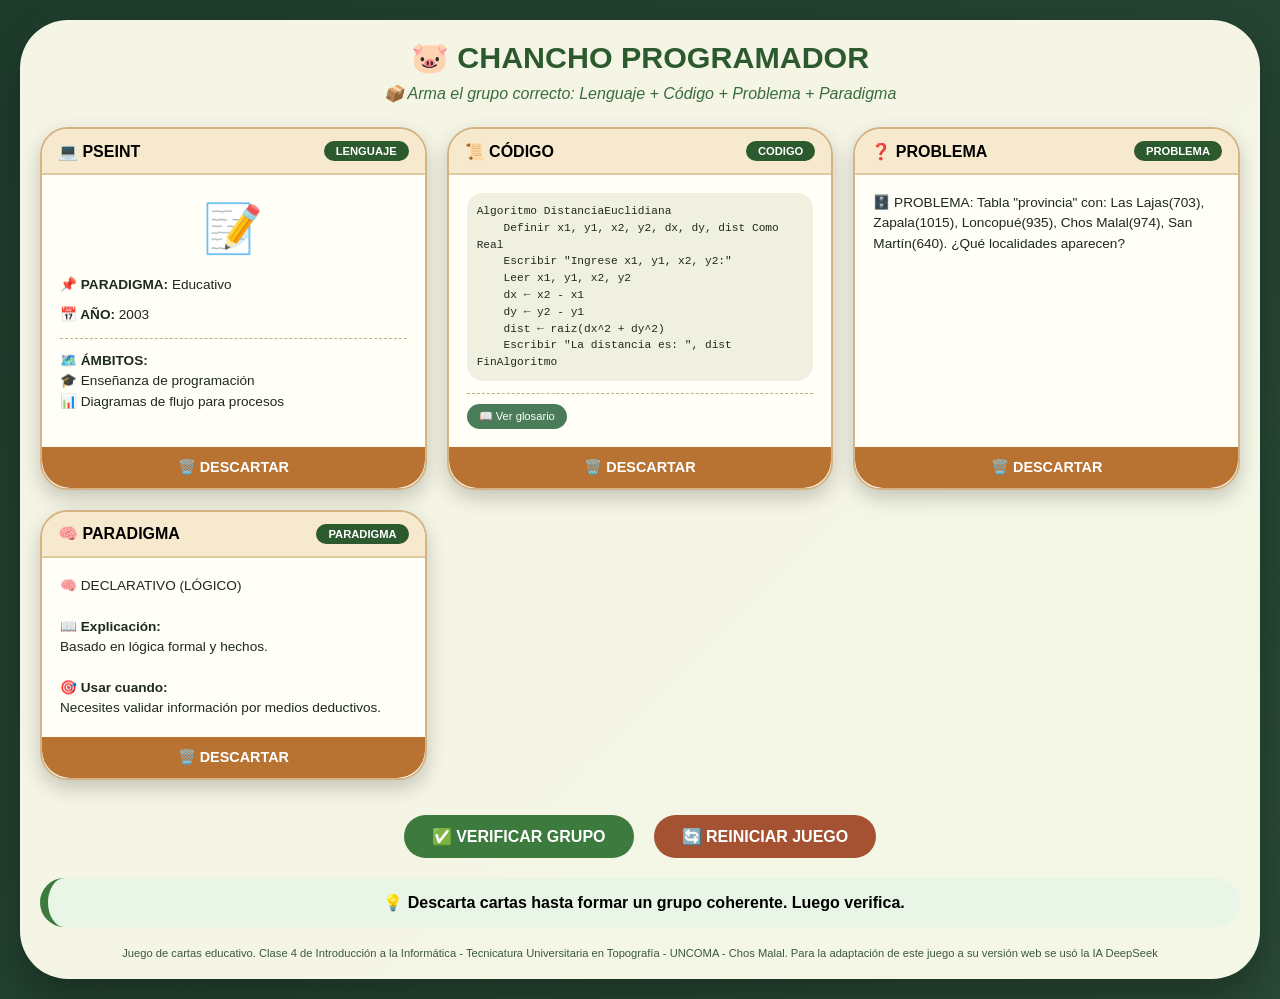
<file: chanchoProgramador.html>
<!DOCTYPE html>
<html lang="es">
<head>
    <meta charset="UTF-8">
    <meta name="viewport" content="width=device-width, initial-scale=1.0, user-scalable=yes">
    <title>Juego de Correspondencia: Lenguajes y Paradigmas</title>
    <style>
        * {
            box-sizing: border-box;
        }

        body {
            font-family: 'Segoe UI', Tahoma, Geneva, Verdana, sans-serif;
            background: linear-gradient(135deg, #1e3c2c 0%, #2a4a35 100%);
            margin: 0;
            padding: 20px;
            min-height: 100vh;
            display: flex;
            justify-content: center;
            align-items: center;
        }

        .game-container {
            max-width: 1400px;
            width: 100%;
            background: rgba(255,255,240,0.95);
            border-radius: 48px;
            box-shadow: 0 20px 40px rgba(0,0,0,0.3);
            padding: 20px;
        }

        h1 {
            text-align: center;
            color: #2c5a2e;
            margin: 0 0 8px 0;
            font-size: 1.9rem;
        }

        .sub {
            text-align: center;
            color: #3a6b3f;
            margin-bottom: 24px;
            font-style: italic;
        }

        .cards-grid {
            display: grid;
            grid-template-columns: repeat(auto-fit, minmax(320px, 1fr));
            gap: 20px;
            margin-bottom: 35px;
        }

        .card {
            background: white;
            border-radius: 28px;
            box-shadow: 0 8px 20px rgba(0,0,0,0.2);
            overflow: hidden;
            display: flex;
            flex-direction: column;
            border: 2px solid #d4b483;
        }

        .card-header {
            background: #f7e9cd;
            padding: 12px 16px;
            font-weight: bold;
            font-size: 1rem;
            border-bottom: 2px solid #e0c8a0;
            display: flex;
            justify-content: space-between;
            align-items: center;
        }

        .tipo-badge {
            background: #2c5a2e;
            color: white;
            border-radius: 60px;
            padding: 4px 12px;
            font-size: 0.7rem;
        }

        .card-content {
            padding: 18px;
            flex-grow: 1;
            background: #fffef7;
            font-size: 0.85rem;
            line-height: 1.5;
            color: #1e2a1c;
            max-height: 420px;
            overflow-y: auto;
        }

        .card-content pre {
            background: #f0f0e0;
            padding: 10px;
            border-radius: 16px;
            overflow-x: auto;
            font-size: 0.7rem;
            font-family: 'Courier New', monospace;
            margin: 0 0 10px 0;
            white-space: pre-wrap;
            word-wrap: break-word;
        }

        .codigo-img {
            max-width: 100%;
            border-radius: 16px;
            border: 1px solid #ccc;
        }

        .info-line {
            margin: 10px 0;
        }

        .separador {
            border-top: 1px dashed #c0b080;
            margin: 12px 0;
        }

        .glosario-container {
            margin-top: 12px;
            border-top: 1px dashed #c0b080;
            padding-top: 10px;
        }

        .btn-glosario {
            background-color: #4a7c59;
            color: white;
            border: none;
            padding: 6px 12px;
            border-radius: 20px;
            font-size: 0.7rem;
            cursor: pointer;
        }

        .glosario-texto {
            background: #f5f0e0;
            padding: 10px;
            border-radius: 16px;
            font-size: 0.75rem;
            margin-top: 8px;
            display: none;
            border-left: 4px solid #4a7c59;
        }

        .glosario-texto.mostrar {
            display: block;
        }

        .btn-descartar {
            background-color: #b87333;
            color: white;
            border: none;
            padding: 12px;
            font-weight: bold;
            cursor: pointer;
            width: 100%;
            font-size: 0.9rem;
            border-radius: 0 0 28px 28px;
        }

        .btn-descartar:hover {
            background-color: #9b5e2c;
        }

        .control-panel {
            display: flex;
            justify-content: center;
            gap: 20px;
            flex-wrap: wrap;
            margin: 20px 0;
        }

        .control-panel button {
            background: #3c7a3e;
            color: white;
            border: none;
            padding: 12px 28px;
            border-radius: 60px;
            font-weight: bold;
            font-size: 1rem;
            cursor: pointer;
        }

        .control-panel button:hover {
            background: #2a5e2c;
        }

        .reset-btn {
            background: #a55233 !important;
        }

        .mensaje-area {
            background: #e9f5e6;
            border-radius: 40px;
            padding: 15px 20px;
            text-align: center;
            font-weight: bold;
            margin-top: 20px;
            border-left: 8px solid #3c7a3e;
        }

        .exito {
            background: #c8e6c0;
            border-left-color: #2e7d32;
            color: #1e4a1c;
        }

        .error {
            background: #ffe1de;
            border-left-color: #c23b22;
            color: #8b2c1a;
        }

        .codigo-verif {
            font-family: monospace;
            background: #2d2d2d;
            padding: 8px 16px;
            display: inline-block;
            border-radius: 60px;
            color: #f5f5dc;
            margin-top: 10px;
        }

        footer {
            font-size: 0.7rem;
            text-align: center;
            margin-top: 20px;
            color: #3b5a3a;
        }
    </style>
</head>
<body>
<div class="game-container">
    <h1>🐷 CHANCHO PROGRAMADOR</h1>
    <div class="sub">📦 Arma el grupo correcto: Lenguaje + Código + Problema + Paradigma</div>

    <div class="cards-grid" id="cardsGrid"></div>

    <div class="control-panel">
        <button id="verificarBtn">✅ VERIFICAR GRUPO</button>
        <button id="resetBtn" class="reset-btn">🔄 REINICIAR JUEGO</button>
    </div>

    <div id="mensaje" class="mensaje-area">
        💡 Descarta cartas hasta formar un grupo coherente. Luego verifica.
    </div>
    <footer>Juego de cartas educativo. Clase 4 de Introducción a la Informática - Tecnicatura Universitaria en Topografía - UNCOMA - Chos Malal. Para la adaptación de este juego a su versión web se usó la IA DeepSeek</footer>
</div>

<script>
    // ======================== GLOSARIOS ========================
    const GLOSARIOS = {
        "BASIC": "📖 GLOSARIO BASIC:<br><br>• CLS → Limpia la pantalla<br>• PRINT → Muestra texto<br>• INPUT → Pide un valor al usuario<br>• INT() → Redondea hacia abajo<br>• ; → concatena en pantalla",
        "PSEINT": "📖 GLOSARIO PSEINT:<br><br>• Algoritmo → Inicia el algoritmo<br>• Definir → Declara variables<br>• Leer → Entrada de datos<br>• Escribir → Salida de datos<br>• ← → Asignación<br>• ^ → Potencia<br>• FinAlgoritmo → Final",
        "FORTRAN": "📖 GLOSARIO FORTRAN:<br><br>• REAL → Variable decimal<br>• SIN(), COS() → Funciones trigonométricas (radianes)<br>• ** → Eleva al cuadrado<br>• PRINT *, → Muestra en pantalla<br>• READ *, → Lee entrada",
        "SQL": "📖 GLOSARIO SQL:<br><br>• SELECT → Elige columnas<br>• FROM → Tabla origen<br>• WHERE → Filtra filas<br>• BETWEEN... AND... → Rango inclusivo",
        "PROLOG": "📖 GLOSARIO PROLOG:<br><br>• :- → 'si' (define regla)<br>• , → 'y' (conjunción)<br>• is → Evaluación matemática",
        "SCRATCH": "📖 GLOSARIO SCRATCH:<br><br>• por siempre → Bucle infinito<br>• si → Condicional<br>• tecla presionada? → Sensor<br>• cambiar x/y → Movimiento",
        "SMALLTALK": "📖 GLOSARIO SMALLTALK:<br><br>• := → Asignación<br>• ^ → Retorna<br>• ifTrue:ifFalse: → Condicional<br>• printString → Número a texto",
        "JAVA": "📖 GLOSARIO JAVA:<br><br>• class → Plantilla de objetos<br>• private → Solo visible dentro de la clase<br>• public → Visible desde cualquier clase<br>• this. → Atributo del objeto actual<br>• return → Devuelve un valor"
    };

    // ======================== ÁMBITOS REALES ========================
    const AMBITOS = {
        "BASIC": "🎓 Educación<br>🖥️ Primeros microordenadores",
        "PSEINT": "🎓 Enseñanza de programación<br>📊 Diagramas de flujo para procesos",
        "FORTRAN": "🔬 Cálculo científico e ingenieril<br>📈 Simulaciones numéricas<br>🏆 Primer lenguaje de alto nivel para ingeniería",
        "SQL": "🗄️ Gestión de bases de datos<br>🏛️ Consultas a catastro",
        "PROLOG": "🤖 Inteligencia Artificial<br>🧠 Reglas de inferencia deductiva",
        "SCRATCH": "🧩 Programación en bloques<br>🤖 Robótica inicial",
        "SMALLTALK": "🎓 Entornos educativos<br>🎬 Primeras simulaciones de objetos",
        "JAVA": "🏢 Aplicaciones empresariales<br>📱 Android"
    };

    // ======================== DATOS DE LENGUAJES ========================
    const LENGUAJES = [
        { nombre: "BASIC", grupoId: "BASIC", anio: "1964", paradigma: "Imperativo (Procedimental)", icono: "💾" },
        { nombre: "PSEINT", grupoId: "PSEINT", anio: "2003", paradigma: "Educativo", icono: "📝" },
        { nombre: "FORTRAN", grupoId: "FORTRAN", anio: "1957", paradigma: "Imperativo (Procedimental)", icono: "🔢" },
        { nombre: "SQL", grupoId: "SQL", anio: "1974", paradigma: "Declarativo", icono: "🗃️" },
        { nombre: "PROLOG", grupoId: "PROLOG", anio: "1972", paradigma: "Declarativo (Lógico)", icono: "🧩" },
        { nombre: "SCRATCH", grupoId: "SCRATCH", anio: "2012", paradigma: "Educativo", icono: "🐱" },
        { nombre: "SMALLTALK", grupoId: "SMALLTALK", anio: "1972", paradigma: "Orientado a Objetos", icono: "💬" },
        { nombre: "JAVA", grupoId: "JAVA", anio: "1995", paradigma: "Orientado a Objetos", icono: "☕" }
    ];

    const PARADIGMA_POR_GRUPO = {
        "BASIC": "Imperativo (Procedimental)",
        "PSEINT": "Educativo",
        "FORTRAN": "Imperativo (Procedimental)",
        "SQL": "Declarativo",
        "PROLOG": "Declarativo (Lógico)",
        "SCRATCH": "Educativo",
        "SMALLTALK": "Orientado a Objetos",
        "JAVA": "Orientado a Objetos"
    };

    // ======================== CÓDIGOS Y PROBLEMAS ========================
    function getCodigoYProblema(grupoId) {
        const mapping = {
            "BASIC": {
                codigo: `10 CLS
20 PRINT "CONVERSOR DE METROS A PIES Y PULGADAS"
30 INPUT "INGRESE METROS: "; M
40 PIES_POR_METRO = 3.28084
50 PIES_TOTALES = M * PIES_POR_METRO
60 PIES_ENTEROS = INT(PIES_TOTALES)
70 PULGADAS = (PIES_TOTALES - PIES_ENTEROS) * 12
80 PRINT M; " METROS = ";
90 PRINT PIES_ENTEROS; " PIES Y ";
100 PRINT INT(PULGADAS + 0.5); " PULGADAS"
110 END`,
                problema: `📌 PROBLEMA: Se ingresa METROS = 2. ¿Cuántos pies y pulgadas son? (1 metro = 3.28084 pies, 1 pie = 12 pulgadas)`
            },
            "PSEINT": {
                codigo: `Algoritmo DistanciaEuclidiana
    Definir x1, y1, x2, y2, dx, dy, dist Como Real
    Escribir "Ingrese x1, y1, x2, y2:"
    Leer x1, y1, x2, y2
    dx ← x2 - x1
    dy ← y2 - y1
    dist ← raiz(dx^2 + dy^2)
    Escribir "La distancia es: ", dist
FinAlgoritmo`,
                problema: `📍 PROBLEMA: Calcular distancia entre dos puntos. Fórmula: raiz((x2-x1)^2 + (y2-y1)^2).<br><br>Datos: Punto A (3,4), Punto B (6,8)`
            },
            "FORTRAN": {
                codigo: `PROGRAM IDENTIDAD
REAL ANGULO, SENO, COSENO, SUMA
REAL PI
PI = 3.14159
PRINT *, 'INGRESE UN ANGULO EN GRADOS:'
READ *, ANGULO
ANGULO = ANGULO * PI / 180.0
SENO = SIN(ANGULO)
COSENO = COS(ANGULO)
SUMA = SENO**2 + COSENO**2
PRINT *, 'SENO:', SENO
PRINT *, 'COSENO:', COSENO
PRINT *, 'SENO^2 + COSENO^2 =', SUMA
END`,
                problema: `🔢 PROBLEMA: Se ingresa ANGULO = 90°. ¿Qué valores se muestran para SENO, COSENO y SUMA?`
            },
            "SQL": {
                codigo: `SELECT localidad, altura
FROM provincia
WHERE altura BETWEEN 800 AND 1000;`,
                problema: `🗄️ PROBLEMA: Tabla "provincia" con: Las Lajas(703), Zapala(1015), Loncopué(935), Chos Malal(974), San Martín(640). ¿Qué localidades aparecen?`
            },
            "PROLOG": {
                codigo: `masa(auto, 1200).
aceleracion(auto, 2.5).
velocidad_inicial(auto, 0).
tiempo(auto, 8).

calcular_fuerza(Objeto, F) :-
    masa(Objeto, M),
    aceleracion(Objeto, A),
    F is M * A.

velocidad_final(Objeto, Vf) :-
    velocidad_inicial(Objeto, Vi),
    aceleracion(Objeto, A),
    tiempo(Objeto, T),
    Vf is Vi + (A * T).`,
                problema: `⚙️ PROBLEMA: masa=1200kg, a=2.5 m/s², Vi=0, t=8s.<br><br>1. ¿Fuerza? 2. ¿Velocidad final? 3. ¿Distancia recorrida?`
            },
            "SCRATCH": {
                codigo: "imagen",
                imagenCodigo: "https://i.pinimg.com/736x/c8/f3/67/c8f367a6b52aea66472cdbda28682bd6.jpg",
                problema: `🎮 PROBLEMA: Permitir mover un personaje con las teclas W (arriba), S (abajo), A (izquierda), D (derecha).`
            },
            "SMALLTALK": {
                codigo: `Object subclass: #Maceta
    instanceVariableNames: 'nombre humedad capacidad'

inicializarConNombre: unNombre capacidad: unaCapacidad
    nombre := unNombre.
    capacidad := unaCapacidad.
    humedad := 0.

regar: cantidad
    (humedad + cantidad) <= capacidad
        ifTrue: [ humedad := humedad + cantidad ].

pasarDia
    humedad := humedad - 5.
    (humedad < 0) ifTrue: [ humedad := 0 ].

necesitaRiego
    ^ humedad < 20`,
                problema: `🌱 PROBLEMA: Maceta 'Albahaca' capacidad 100.<br><br>1. regar 30<br>2. pasarDia<br>3. regar 80<br>4. pasarDia<br>5. pasarDia<br><br>a) ¿Humedad paso1? b) ¿Humedad paso3? c) ¿necesitaRiego?`
            },
            "JAVA": {
                codigo: `class Contenedor {
    private String id;
    private double latitud, longitud;
    private int nivelLlenado;

    public void actualizarUbicacion(double nuevaLat, double nuevaLon) {
        this.latitud = nuevaLat;
        this.longitud = nuevaLon;
    }

    public boolean necesitaRecoleccion() {
        return nivelLlenado > 80;
    }

    public String reportarEstado() {
        return "Contenedor " + id + " en (" + latitud + "," + longitud + 
               ") con " + nivelLlenado + "% de carga";
    }
}`,
                problema: `🗑️ PROBLEMA: Contenedor C-001, lat=-34.6037, lon=-58.3816, nivel=50.<br><br>Se ejecuta: actualizarUbicacion(-34.6050, -58.3820) y llenar(40)<br><br>1. ¿Nuevas coordenadas?<br>2. ¿necesitaRecoleccion()?<br>3. ¿Qué dice reportarEstado()?`
            }
        };
        return mapping[grupoId];
    }

    // ======================== TARJETAS PARADIGMA ========================
    function getTarjetasParadigma() {
        return [
            { tipo_correcto: "Imperativo (Procedimental)", texto: "🧠 IMPERATIVO (PROCEDIMENTAL)<br><br>📖 <strong>Explicación:</strong><br>Describe paso a paso CÓMO hacer algo. Secuencia de comandos que modifican el estado del programa.<br><br>🎯 <strong>Usar cuando:</strong><br>Necesites control exacto de hardware o secuencias rígidas." },
            { tipo_correcto: "Imperativo (Procedimental)", texto: "🧠 IMPERATIVO (PROCEDIMENTAL)<br><br>📖 <strong>Explicación:</strong><br>Algoritmo como lista de instrucciones que se ejecutan en orden.<br><br>🎯 <strong>Usar cuando:</strong><br>Resuelvas problemas lineales sin abstracciones complejas." },
            { tipo_correcto: "Declarativo", texto: "🧠 DECLARATIVO<br><br>📖 <strong>Explicación:</strong><br>Describes QUÉ quieres obtener, no cómo.<br><br>🎯 <strong>Usar cuando:</strong><br>Hagas consultas a bases de datos." },
            { tipo_correcto: "Declarativo (Lógico)", texto: "🧠 DECLARATIVO (LÓGICO)<br><br>📖 <strong>Explicación:</strong><br>Basado en lógica formal y hechos.<br><br>🎯 <strong>Usar cuando:</strong><br>Necesites validar información por medios deductivos." },
            { tipo_correcto: "Educativo", texto: "🧠 EDUCATIVO<br><br>📖 <strong>Explicación:</strong><br>Prioriza la comprensión mediante herramientas visuales o lenguaje natural.<br><br>🎯 <strong>Cuándo usarlo:</strong><br>Introducir programación a principiantes, sin errores de sintaxis." },
            { tipo_correcto: "Educativo", texto: "🧠 EDUCATIVO<br><br>📖 <strong>Explicación:</strong><br>Elimina complejidad sintáctica para enfocarse en la lógica.<br><br>🎯 <strong>Cuándo usarlo:</strong><br>Programación en bloques, robótica inicial, pensamiento computacional." },
            { tipo_correcto: "Orientado a Objetos", texto: "🧠 ORIENTADO A OBJETOS<br><br>📖 <strong>Explicación:</strong><br>Todo es un objeto con atributos y comportamientos. Herencia y polimorfismo.<br><br>🎯 <strong>Usar cuando:</strong><br>Modeles entidades del mundo real (ej: administrar riego de una maceta)." },
            { tipo_correcto: "Orientado a Objetos", texto: "🧠 ORIENTADO A OBJETOS<br><br>📖 <strong>Explicación:</strong><br>Reutilización de código entre objetos relacionados.<br><br>🎯 <strong>Usar cuando:</strong><br>Gestionar distribución y movimiento de contenedores." }
        ];
    }

    // ======================== CONSTRUIR CARTAS ========================
    let todasLasCartas = [];

    function construirCartas() {
        let cartas = [];
        let id = 1;

        // Lenguajes
        for (let lang of LENGUAJES) {
            const ambitosTexto = AMBITOS[lang.nombre] || "Ámbitos no especificados";
            
            cartas.push({
                id: id++,
                tipo: "LENGUAJE",
                titulo: `💻 ${lang.nombre}`,
                contenido: `<div style="font-size:3rem; text-align:center;">${lang.icono}</div>
                           <div class="info-line"><strong>📌 PARADIGMA:</strong> ${lang.paradigma}</div>
                           <div class="info-line"><strong>📅 AÑO:</strong> ${lang.anio}</div>
                           <div class="separador"></div>
                           <div class="info-line"><strong>🗺️ ÁMBITOS:</strong><br>${ambitosTexto}</div>`,
                grupoId: lang.grupoId
            });
        }

        // Códigos y Problemas
        for (let lang of LENGUAJES) {
            const data = getCodigoYProblema(lang.grupoId);
            
            let codigoHTML = '';
            if (data.imagenCodigo) {
                codigoHTML = `<img class="codigo-img" src="${data.imagenCodigo}" alt="Código" style="max-width:100%; border-radius:12px;">`;
            } else {
                codigoHTML = `<pre>${data.codigo}</pre>`;
            }
            
            cartas.push({
                id: id++,
                tipo: "CODIGO",
                titulo: `📜 CÓDIGO`,
                contenido: codigoHTML,
                grupoId: lang.grupoId,
                glosario: GLOSARIOS[lang.grupoId] || "Glosario no disponible"
            });
            
            cartas.push({
                id: id++,
                tipo: "PROBLEMA",
                titulo: `❓ PROBLEMA`,
                contenido: data.problema,
                grupoId: lang.grupoId
            });
        }

        // Paradigmas
        const paradigmas = getTarjetasParadigma();
        for (let p of paradigmas) {
            cartas.push({
                id: id++,
                tipo: "PARADIGMA",
                titulo: `🧠 PARADIGMA`,
                contenido: p.texto,
                tipoCorrecto: p.tipo_correcto,
                grupoId: null
            });
        }

        return cartas;
    }

    todasLasCartas = construirCartas();

    function shuffleArray(arr) {
        for (let i = arr.length - 1; i > 0; i--) {
            const j = Math.floor(Math.random() * (i + 1));
            [arr[i], arr[j]] = [arr[j], arr[i]];
        }
        return arr;
    }

    let manoActual = [];

    function generarManoInicial() {
        const lenguajes = shuffleArray([...todasLasCartas.filter(c => c.tipo === "LENGUAJE")]);
        const codigos = shuffleArray([...todasLasCartas.filter(c => c.tipo === "CODIGO")]);
        const problemas = shuffleArray([...todasLasCartas.filter(c => c.tipo === "PROBLEMA")]);
        const paradigmas = shuffleArray([...todasLasCartas.filter(c => c.tipo === "PARADIGMA")]);
        return [lenguajes[0], codigos[0], problemas[0], paradigmas[0]];
    }

    function descartarCarta(indice) {
        const descartada = manoActual[indice];
        const mismoTipo = manoActual.filter(c => c.tipo === descartada.tipo).map(c => c.id);
        let disponibles = todasLasCartas.filter(c => c.tipo === descartada.tipo && !mismoTipo.includes(c.id));
        if (disponibles.length === 0) disponibles = todasLasCartas.filter(c => c.tipo === descartada.tipo);
        manoActual[indice] = shuffleArray([...disponibles])[0];
        renderizarCartas();
        document.getElementById("mensaje").innerHTML = "🔄 Carta descartada. ¡Sigue combinando!";
        document.getElementById("mensaje").className = "mensaje-area";
    }

    function verificarGrupo() {
        const lenguaje = manoActual.find(c => c.tipo === "LENGUAJE");
        const codigo = manoActual.find(c => c.tipo === "CODIGO");
        const problema = manoActual.find(c => c.tipo === "PROBLEMA");
        const paradigma = manoActual.find(c => c.tipo === "PARADIGMA");

        if (!lenguaje || !codigo || !problema || !paradigma) {
            mostrarMensaje("Faltan cartas", "error");
            return;
        }

        const ok = (lenguaje.grupoId === codigo.grupoId && 
                    codigo.grupoId === problema.grupoId &&
                    paradigma.tipoCorrecto === PARADIGMA_POR_GRUPO[lenguaje.grupoId]);

        if (ok) {
            const codigoVerif = `OK-${lenguaje.grupoId}-${Date.now().toString().slice(-6)}`;
            mostrarMensaje(`🎉 ¡CORRECTO! Grupo: ${lenguaje.grupoId}<br><div class="codigo-verif">${codigoVerif}</div>`, "exito");
        } else {
            mostrarMensaje(`❌ No coinciden. Revisa que lenguaje, código, problema y paradigma sean del mismo caso.`, "error");
        }
    }

    function mostrarMensaje(texto, tipo) {
        const div = document.getElementById("mensaje");
        div.innerHTML = texto;
        div.className = `mensaje-area ${tipo === "exito" ? "exito" : (tipo === "error" ? "error" : "")}`;
    }

    function reiniciarJuego() {
        manoActual = generarManoInicial();
        renderizarCartas();
        mostrarMensaje("🃏 Juego reiniciado. Nuevas cartas aleatorias.", "");
    }

    function toggleGlosario(btn, glosarioDiv) {
        if (glosarioDiv.classList.contains("mostrar")) {
            glosarioDiv.classList.remove("mostrar");
            btn.textContent = "📖 Ver glosario";
        } else {
            glosarioDiv.classList.add("mostrar");
            btn.textContent = "📕 Ocultar glosario";
        }
    }

    function renderizarCartas() {
        const grid = document.getElementById("cardsGrid");
        grid.innerHTML = "";
        
        for (let i = 0; i < manoActual.length; i++) {
            const carta = manoActual[i];
            const card = document.createElement("div");
            card.className = "card";
            
            let contenido = `<div class="card-content">${carta.contenido}`;
            
            if (carta.tipo === "CODIGO" && carta.glosario) {
                const glosarioId = `g-${i}-${Date.now()}`;
                contenido += `
                    <div class="glosario-container">
                        <button class="btn-glosario" data-glosario="${glosarioId}">📖 Ver glosario</button>
                        <div id="${glosarioId}" class="glosario-texto">${carta.glosario}</div>
                    </div>
                `;
            }
            
            contenido += `</div>`;
            card.innerHTML = `
                <div class="card-header">
                    <span>${carta.titulo}</span>
                    <span class="tipo-badge">${carta.tipo}</span>
                </div>
                ${contenido}
                <button class="btn-descartar" data-index="${i}">🗑️ DESCARTAR</button>
            `;
            grid.appendChild(card);
        }
        
        document.querySelectorAll(".btn-descartar").forEach(btn => {
            btn.addEventListener("click", (e) => {
                const idx = parseInt(btn.getAttribute("data-index"));
                descartarCarta(idx);
            });
        });
        
        document.querySelectorAll(".btn-glosario").forEach(btn => {
            btn.addEventListener("click", (e) => {
                e.stopPropagation();
                const id = btn.getAttribute("data-glosario");
                const div = document.getElementById(id);
                toggleGlosario(btn, div);
            });
        });
    }

    // Iniciar juego
    manoActual = generarManoInicial();
    renderizarCartas();
    document.getElementById("verificarBtn").addEventListener("click", verificarGrupo);
    document.getElementById("resetBtn").addEventListener("click", reiniciarJuego);
</script>
</body>
</html>
</file>
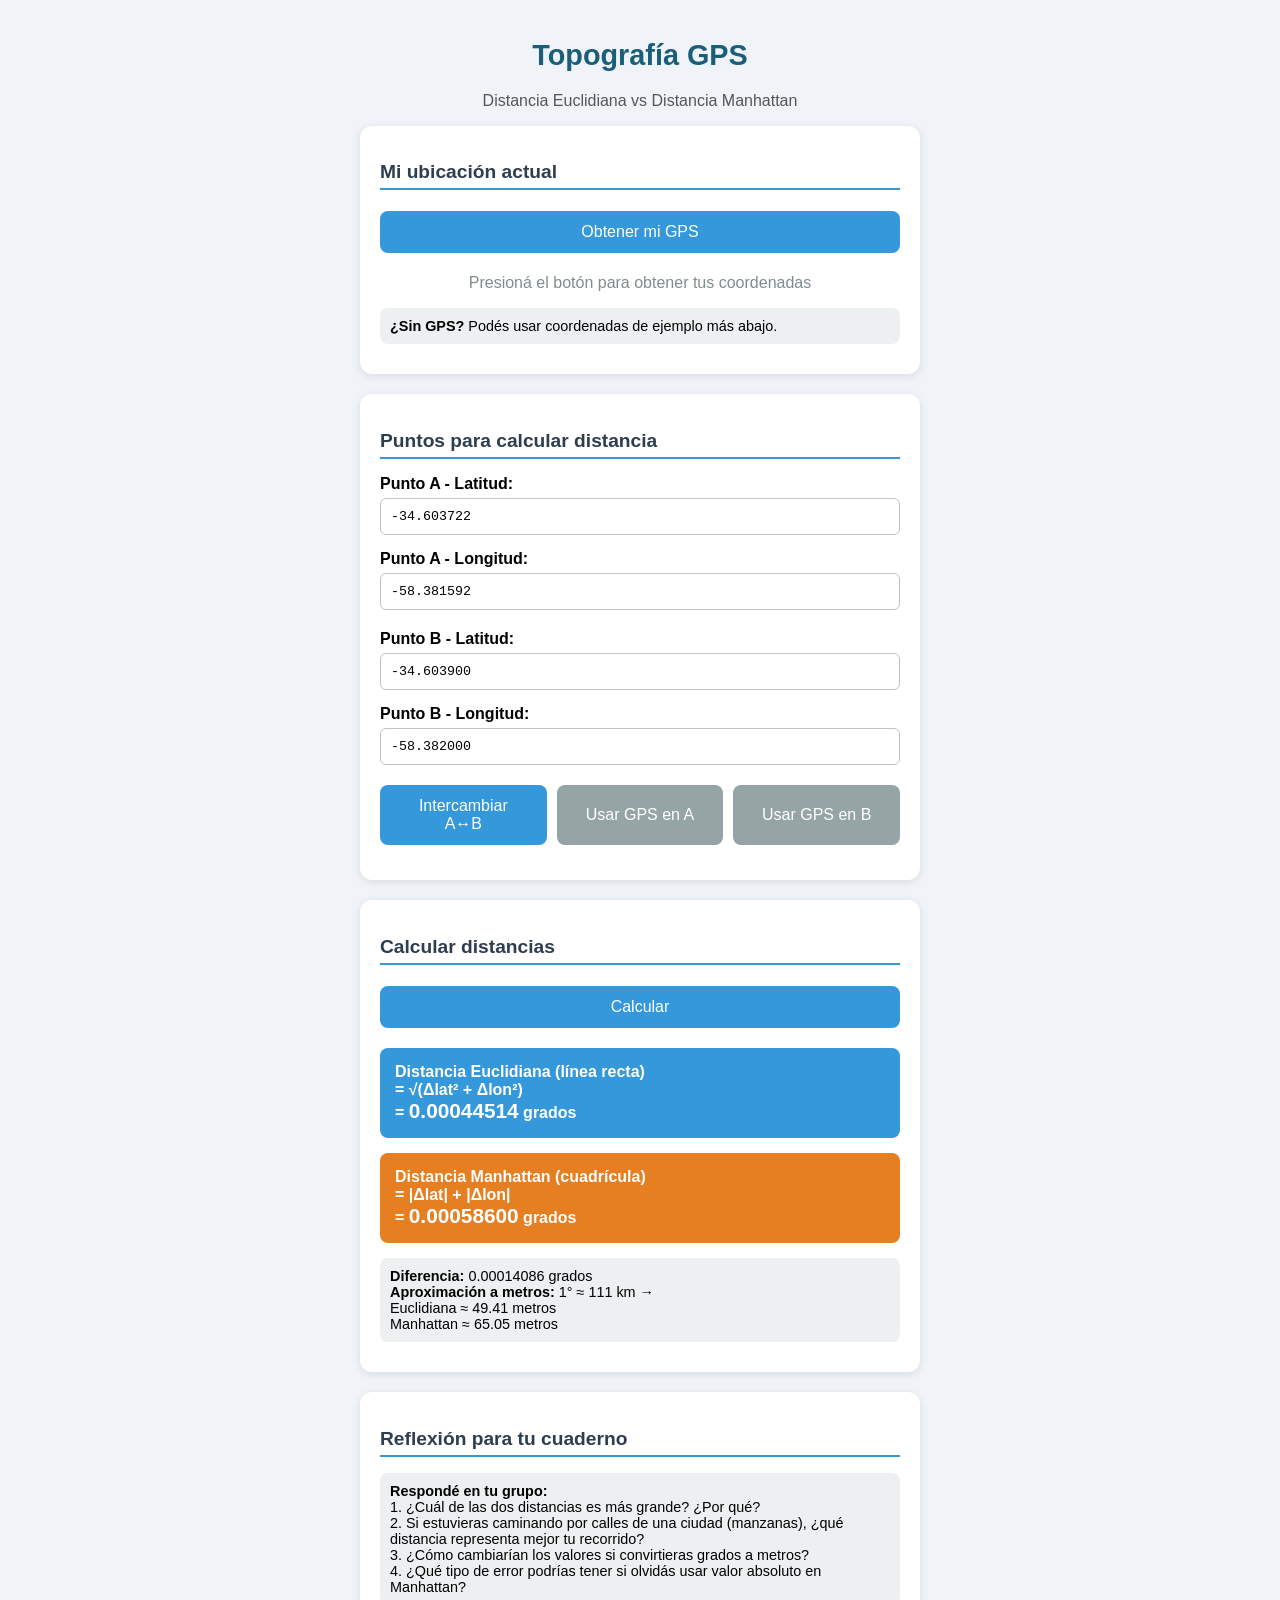
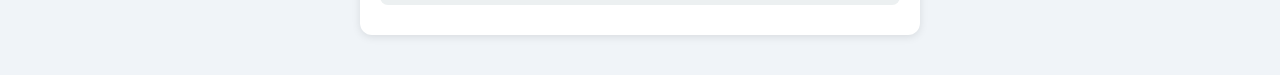
<file: distanciaManhattan.html>
<!DOCTYPE html>
<html lang="es">
<head>
    <meta charset="UTF-8">
    <meta name="viewport" content="width=device-width, initial-scale=1.0, user-scalable=yes">
    <title>GPS Topográfica - Distancias Euclidiana y Manhattan</title>
    <style>
        * {
            box-sizing: border-box;
        }
        body {
            font-family: 'Segoe UI', Tahoma, Geneva, Verdana, sans-serif;
            max-width: 600px;
            margin: 0 auto;
            padding: 20px;
            background: #f0f4f8;
        }
        h1 {
            color: #1a5f7a;
            text-align: center;
            font-size: 1.8em;
        }
        h2 {
            color: #2c3e50;
            font-size: 1.2em;
            border-bottom: 2px solid #3498db;
            padding-bottom: 5px;
        }
        .card {
            background: white;
            border-radius: 12px;
            padding: 20px;
            margin-bottom: 20px;
            box-shadow: 0 2px 8px rgba(0,0,0,0.1);
        }
        .coordenada {
            font-family: 'Courier New', monospace;
            font-size: 1.3em;
            font-weight: bold;
            color: #2c3e50;
            background: #e8f0fe;
            padding: 10px;
            border-radius: 8px;
            margin: 10px 0;
        }
        .boton {
            background: #3498db;
            color: white;
            border: none;
            padding: 12px 20px;
            border-radius: 8px;
            font-size: 1em;
            cursor: pointer;
            width: 100%;
            margin: 5px 0;
        }
        .boton:hover {
            background: #2980b9;
        }
        .boton-secundario {
            background: #95a5a6;
        }
        .resultado {
            background: #2ecc71;
            color: white;
            padding: 15px;
            border-radius: 8px;
            margin: 15px 0;
            font-weight: bold;
        }
        .error {
            background: #e74c3c;
            color: white;
            padding: 10px;
            border-radius: 8px;
            margin: 10px 0;
        }
        .info {
            background: #ecf0f1;
            padding: 10px;
            border-radius: 8px;
            font-size: 0.9em;
            margin: 10px 0;
        }
        input {
            width: 100%;
            padding: 10px;
            margin: 5px 0;
            border: 1px solid #bdc3c7;
            border-radius: 6px;
            font-family: monospace;
        }
        label {
            font-weight: bold;
            margin-top: 10px;
            display: block;
        }
        .grupoflex {
            display: flex;
            gap: 10px;
            margin: 10px 0;
        }
        .grupoflex button {
            flex: 1;
        }
        @media (max-width: 480px) {
            body { padding: 10px; }
            .coordenada { font-size: 1em; }
        }
    </style>
</head>
<body>

<h1>Topografía GPS</h1>
<p style="text-align: center; color: #555;">Distancia Euclidiana vs Distancia Manhattan</p>

<!-- Panel de GPS actual -->
<div class="card">
    <h2>Mi ubicación actual</h2>
    <button class="boton" onclick="obtenerMiUbicacion()">Obtener mi GPS</button>
    <div id="miUbicacion">
        <p style="color: #7f8c8d; text-align: center;">Presioná el botón para obtener tus coordenadas</p>
    </div>
    <div class="info">
        <strong>¿Sin GPS?</strong> Podés usar coordenadas de ejemplo más abajo.
    </div>
</div>

<!-- Punto A y B -->
<div class="card">
    <h2>Puntos para calcular distancia</h2>
    
    <label>Punto A - Latitud:</label>
    <input type="text" id="latA" placeholder="Ej: -34.603722" value="-34.603722">
    <label>Punto A - Longitud:</label>
    <input type="text" id="lonA" placeholder="Ej: -58.381592" value="-58.381592">
    
    <label style="margin-top: 15px;">Punto B - Latitud:</label>
    <input type="text" id="latB" placeholder="Ej: -34.603900" value="-34.603900">
    <label>Punto B - Longitud:</label>
    <input type="text" id="lonB" placeholder="Ej: -58.382000" value="-58.382000">
    
    <div class="grupoflex">
        <button class="boton" onclick="intercambiarPuntos()">Intercambiar A↔B</button>
        <button class="boton boton-secundario" onclick="usarGPSenA()">Usar GPS en A</button>
        <button class="boton boton-secundario" onclick="usarGPSenB()">Usar GPS en B</button>
    </div>
</div>

<!-- Calcular distancias -->
<div class="card">
    <h2>Calcular distancias</h2>
    <button class="boton" onclick="calcularDistancias()">Calcular</button>
    
    <div id="resultados">
        <p style="color: #7f8c8d; text-align: center;">Presioná "Calcular" para ver los resultados</p>
    </div>
</div>

<!-- Actividad didáctica -->
<div class="card">
    <h2>Reflexión para tu cuaderno</h2>
    <div class="info">
        <strong>Respondé en tu grupo:</strong><br>
        1. ¿Cuál de las dos distancias es más grande? ¿Por qué?<br>
        2. Si estuvieras caminando por calles de una ciudad (manzanas), ¿qué distancia representa mejor tu recorrido?<br>
        3. ¿Cómo cambiarían los valores si convirtieras grados a metros?<br>
        4. ¿Qué tipo de error podrías tener si olvidás usar valor absoluto en Manhattan?
    </div>
</div>

<script>
    // Variables para guardar la última ubicación GPS
    let ultimaLat = null;
    let ultimaLon = null;

    // Obtener ubicación actual
    function obtenerMiUbicacion() {
        const divResultado = document.getElementById('miUbicacion');
        divResultado.innerHTML = '<p>Obteniendo ubicación... (pedile permiso al navegador)</p>';
        
        if (!navigator.geolocation) {
            divResultado.innerHTML = '<div class="error">Tu navegador no soporta geolocalización.</div>';
            return;
        }
        
        navigator.geolocation.getCurrentPosition(
            function(posicion) {
                const lat = posicion.coords.latitude;
                const lon = posicion.coords.longitude;
                const precision = posicion.coords.accuracy;
                ultimaLat = lat;
                ultimaLon = lon;
                
                divResultado.innerHTML = `
                    <div class="coordenada">
                        Latitud: ${lat.toFixed(6)}°<br>
                        Longitud: ${lon.toFixed(6)}°
                    </div>
                    <div class="info">
                        Precisión: ±${precision.toFixed(1)} metros<br>
                        Fuente: GPS + redes
                    </div>
                    <button class="boton boton-secundario" style="margin-top:10px;" onclick="copiarCoordenadas('${lat}', '${lon}')">
                        Copiar coordenadas al portapapeles
                    </button>
                `;
            },
            function(error) {
                let mensaje = "";
                switch(error.code) {
                    case 1:
                        mensaje = "Permiso denegado. Activá la ubicación en tu navegador.";
                        break;
                    case 2:
                        mensaje = "No se pudo obtener la ubicación (señal GPS débil).";
                        break;
                    case 3:
                        mensaje = "Tiempo de espera agotado. Intentá de nuevo.";
                        break;
                    default:
                        mensaje = "Error desconocido.";
                }
                divResultado.innerHTML = `<div class="error">${mensaje}</div>`;
            },
            { enableHighAccuracy: true, timeout: 15000, maximumAge: 0 }
        );
    }
    
    // Copiar coordenadas al portapapeles
    function copiarCoordenadas(lat, lon) {
        const texto = `${lat}, ${lon}`;
        navigator.clipboard.writeText(texto).then(() => {
            alert(`Coordenadas copiadas: ${texto}`);
        }).catch(() => {
            alert("No se pudo copiar automáticamente. Copialas manualmente.");
        });
    }
    
    // Usar GPS actual en punto A
    function usarGPSenA() {
        if (ultimaLat === null || ultimaLon === null) {
            alert("Primero obtené tu ubicación con 'Obtener mi GPS'");
            return;
        }
        document.getElementById('latA').value = ultimaLat.toFixed(6);
        document.getElementById('lonA').value = ultimaLon.toFixed(6);
        alert("Punto A actualizado con tu ubicación GPS");
    }
    
    // Usar GPS actual en punto B
    function usarGPSenB() {
        if (ultimaLat === null || ultimaLon === null) {
            alert("Primero obtené tu ubicación con 'Obtener mi GPS'");
            return;
        }
        document.getElementById('latB').value = ultimaLat.toFixed(6);
        document.getElementById('lonB').value = ultimaLon.toFixed(6);
        alert("Punto B actualizado con tu ubicación GPS");
    }
    
    // Intercambiar puntos A y B
    function intercambiarPuntos() {
        const latA = document.getElementById('latA').value;
        const lonA = document.getElementById('lonA').value;
        const latB = document.getElementById('latB').value;
        const lonB = document.getElementById('lonB').value;
        
        document.getElementById('latA').value = latB;
        document.getElementById('lonA').value = lonB;
        document.getElementById('latB').value = latA;
        document.getElementById('lonB').value = lonA;
        
        alert("Puntos intercambiados");
        calcularDistancias(); // auto-calcular
    }
    
    // Calcular ambas distancias
    function calcularDistancias() {
        let lat1 = parseFloat(document.getElementById('latA').value);
        let lon1 = parseFloat(document.getElementById('lonA').value);
        let lat2 = parseFloat(document.getElementById('latB').value);
        let lon2 = parseFloat(document.getElementById('lonB').value);
        
        // Validar entradas
        if (isNaN(lat1) || isNaN(lon1) || isNaN(lat2) || isNaN(lon2)) {
            document.getElementById('resultados').innerHTML = `
                <div class="error">
                    Ingresá números válidos en las coordenadas.
                </div>
            `;
            return;
        }
        
        // Distancia Euclidiana
        const difLat = lat2 - lat1;
        const difLon = lon2 - lon1;
        const distanciaEuclidiana = Math.sqrt(difLat*difLat + difLon*difLon);
        
        // Distancia Manhattan
        const distanciaManhattan = Math.abs(lat2 - lat1) + Math.abs(lon2 - lon1);
        
        // Mostrar resultados
        document.getElementById('resultados').innerHTML = `
            <div class="resultado" style="background: #3498db;">
                <strong>Distancia Euclidiana</strong> (línea recta)<br>
                = √(Δlat² + Δlon²)<br>
                = <span style="font-size: 1.3em;">${distanciaEuclidiana.toFixed(8)}</span> grados
            </div>
            <div class="resultado" style="background: #e67e22;">
                <strong>Distancia Manhattan</strong> (cuadrícula)<br>
                = |Δlat| + |Δlon|<br>
                = <span style="font-size: 1.3em;">${distanciaManhattan.toFixed(8)}</span> grados
            </div>
            <div class="info">
                <strong>Diferencia:</strong> ${(distanciaManhattan - distanciaEuclidiana).toFixed(8)} grados<br>
                <strong>Aproximación a metros:</strong> 1° ≈ 111 km →<br>
                Euclidiana ≈ ${(distanciaEuclidiana * 111000).toFixed(2)} metros<br>
                Manhattan ≈ ${(distanciaManhattan * 111000).toFixed(2)} metros
            </div>
        `;
    }
    
    // Calcular automático al cargar
    window.onload = function() {
        calcularDistancias();
    };
</script>

</body>
</html>
</file>
